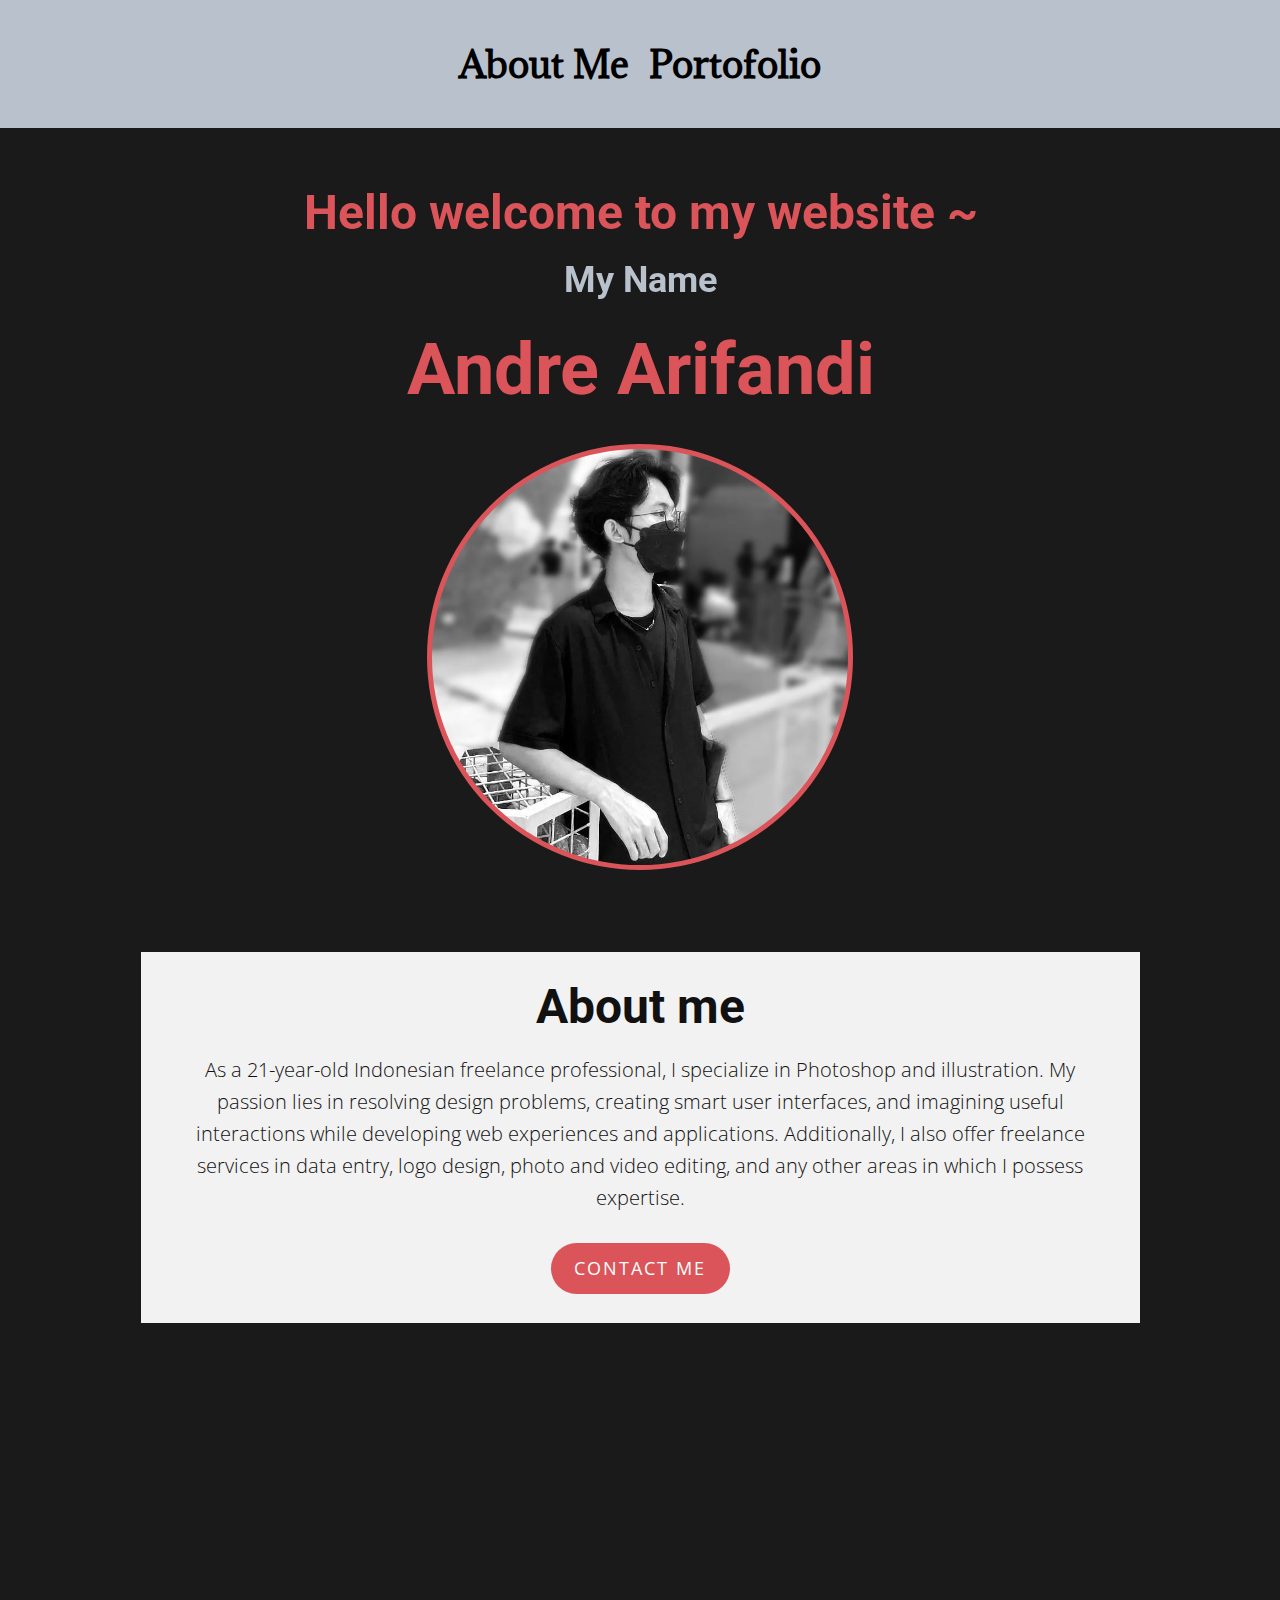
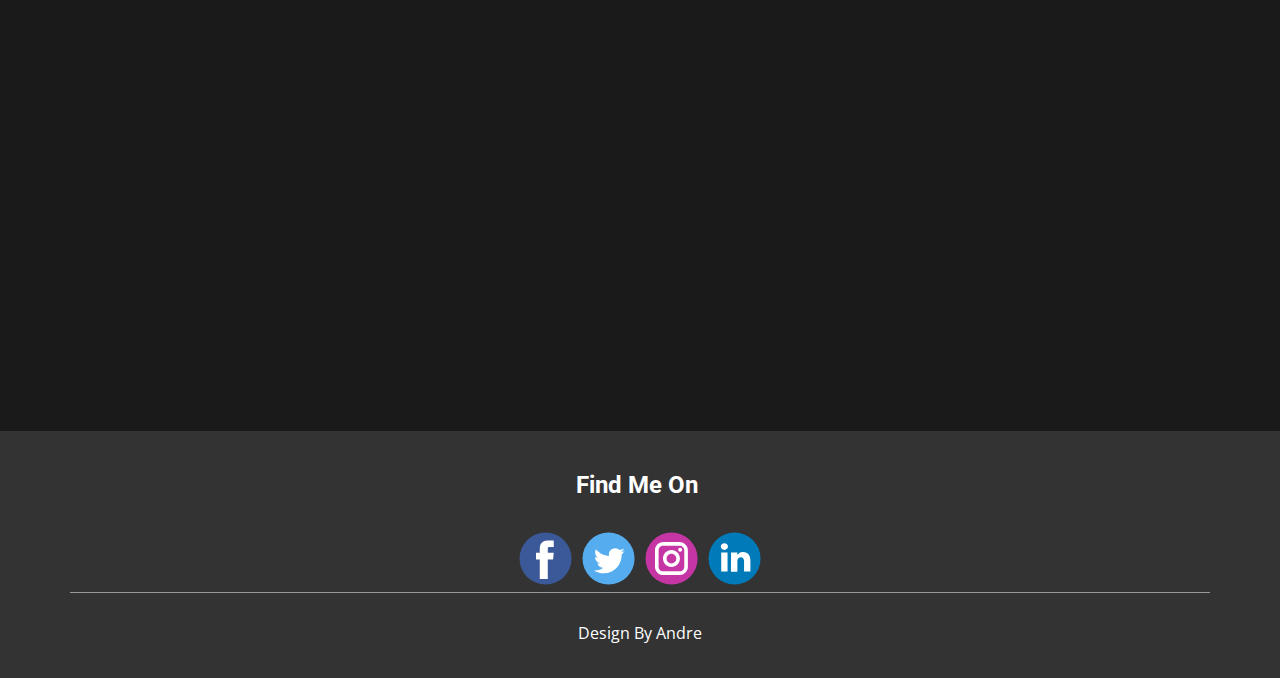
<file: index.html>
<!DOCTYPE html>
<html style="font-size: 16px;" lang="en"><head>
    <meta name="viewport" content="width=device-width, initial-scale=1.0">
    <meta charset="utf-8">
    <meta name="keywords" content="Andre Arifandi">
    <meta name="description" content="">
    <title>My Bio</title>
    <link rel="stylesheet" href="nicepage.css" media="screen">
<link rel="stylesheet" href="My-Bio.css" media="screen">
    <script class="u-script" type="text/javascript" src="jquery.js" defer=""></script>
    <script class="u-script" type="text/javascript" src="nicepage.js" defer=""></script>
    <meta name="generator" content="Nicepage 4.20.1, nicepage.com">
    <link id="u-theme-google-font" rel="stylesheet" href="https://fonts.googleapis.com/css?family=Roboto:100,100i,300,300i,400,400i,500,500i,700,700i,900,900i|Open+Sans:300,300i,400,400i,500,500i,600,600i,700,700i,800,800i">
    <link id="u-page-google-font" rel="stylesheet" href="https://fonts.googleapis.com/css?family=Roboto+Condensed:300,300i,400,400i,700,700i|Adamina:400">
    
    
    
    <script type="application/ld+json">{
}</script>
    <meta name="theme-color" content="#478ac9">
    <meta property="og:title" content="My Bio">
    <meta property="og:type" content="website">
  </head>
  <body class="u-body u-xl-mode" data-lang="en"><header class="u-clearfix u-header u-palette-5-base u-header" id="sec-191b"><div class="u-clearfix u-sheet u-sheet-1">
        <nav class="u-menu u-menu-one-level u-offcanvas u-menu-1">
          <div class="menu-collapse u-custom-font" style="font-size: 2.25rem; font-family: Adamina; font-weight: 700;">
            <a class="u-button-style u-custom-border u-custom-border-color u-custom-borders u-custom-left-right-menu-spacing u-custom-padding-bottom u-custom-text-active-color u-custom-text-color u-custom-text-decoration u-custom-text-hover-color u-custom-text-shadow u-custom-top-bottom-menu-spacing u-nav-link u-text-active-palette-1-base u-text-hover-palette-2-base" href="#">
              <svg class="u-svg-link" viewBox="0 0 24 24"><use xmlns:xlink="http://www.w3.org/1999/xlink" xlink:href="#menu-hamburger"></use></svg>
              <svg class="u-svg-content" version="1.1" id="menu-hamburger" viewBox="0 0 16 16" x="0px" y="0px" xmlns:xlink="http://www.w3.org/1999/xlink" xmlns="http://www.w3.org/2000/svg"><g><rect y="1" width="16" height="2"></rect><rect y="7" width="16" height="2"></rect><rect y="13" width="16" height="2"></rect>
</g></svg>
            </a>
          </div>
          <div class="u-custom-menu u-nav-container">
            <ul class="u-custom-font u-nav u-spacing-20 u-unstyled u-nav-1"><li class="u-nav-item"><a class="u-button-style u-nav-link u-text-active-black u-text-black u-text-hover-palette-2-base" href="index.html#carousel_0ad3" style="padding: 46px 0px;">About Me</a>
</li><li class="u-nav-item"><a class="u-button-style u-nav-link u-text-active-black u-text-black u-text-hover-palette-2-base" href="index.html#carousel_ec4b" style="padding: 46px 0px;">Portofolio</a>
</li></ul>
          </div>
          <div class="u-custom-menu u-nav-container-collapse">
            <div class="u-black u-container-style u-inner-container-layout u-opacity u-opacity-95 u-sidenav">
              <div class="u-inner-container-layout u-sidenav-overflow">
                <div class="u-menu-close"></div>
                <ul class="u-align-center u-nav u-popupmenu-items u-unstyled u-nav-2"><li class="u-nav-item"><a class="u-button-style u-nav-link" href="index.html#carousel_0ad3">About Me</a>
</li><li class="u-nav-item"><a class="u-button-style u-nav-link" href="index.html#carousel_ec4b">Portfolio</a>
</li></ul>
              </div>
            </div>
            <div class="u-black u-menu-overlay u-opacity u-opacity-70"></div>
          </div>
        </nav>
      </div></header>
    <section class="u-align-center u-clearfix u-grey-90 u-section-1" id="carousel_0ad3">
      <div class="u-clearfix u-sheet u-sheet-1">
        <h1 class="u-text u-text-palette-2-base u-text-1" data-animation-name="customAnimationIn" data-animation-duration="1500">Hello welcome to my website ~<br>
        </h1>
        <h2 class="u-text u-text-palette-5-base u-text-2" data-animation-name="customAnimationIn" data-animation-duration="1500">My Name<br>
        </h2>
        <h2 class="u-text u-text-palette-2-base u-text-3" data-animation-name="customAnimationIn" data-animation-duration="1500" data-animation-delay="500">Andre Ar​ifandi</h2>
        <div class="u-border-5 u-border-palette-2-base u-image u-image-circle u-image-1" alt="" data-image-width="754" data-image-height="754" data-animation-name="customAnimationIn" data-animation-duration="1500"></div>
        <div class="u-align-center u-container-style u-grey-5 u-group u-group-1">
          <div class="u-container-layout u-valign-bottom u-container-layout-1">
            <h1 class="u-text u-text-default u-text-4">About me<br>
            </h1>
            <p class="u-text u-text-5"> As a 21-year-old Indonesian freelance professional, I specialize in Photoshop and illustration. My passion lies in resolving design problems, creating smart user interfaces, and imagining useful interactions while developing web experiences and applications. Additionally, I also offer freelance services in data entry, logo design, photo and video editing, and any other areas in which I possess expertise.</p>
            <a href="index.html#carousel_ec4b" class="u-btn u-btn-round u-button-style u-color-scheme-summer-time u-color-style-multicolor-1 u-palette-2-base u-radius-50 u-btn-1">contact me</a>
          </div>
        </div>
      </div>
    </section>
    <section class="u-align-center u-clearfix u-grey-90 u-section-2" id="carousel_ec4b">
      <div class="u-clearfix u-sheet u-sheet-1">
        <h2 class="u-text u-text-palette-2-base u-text-1" data-animation-name="customAnimationIn" data-animation-duration="1500" data-animation-delay="500">My portofolio&nbsp;</h2>
        <div class="u-expanded-width u-list u-list-1">
          <div class="u-repeater u-repeater-1">
            <div class="u-align-center-xs u-align-left-lg u-align-left-md u-align-left-sm u-align-left-xl u-border-10 u-border-no-left u-border-no-right u-border-no-top u-border-palette-2-base u-container-style u-list-item u-radius-22 u-repeater-item u-shape-round u-white u-list-item-1" data-animation-name="customAnimationIn" data-animation-duration="1500" data-animation-delay="250">
              <div class="u-container-layout u-similar-container u-valign-top u-container-layout-1"><span class="u-file-icon u-icon u-text-palette-2-base u-icon-1" data-animation-name="customAnimationIn" data-animation-duration="1500" data-animation-delay="750"><img src="images/841589-7bfd0878.png" alt=""></span>
                <h4 class="u-custom-font u-font-roboto-condensed u-text u-text-default u-text-2">Design</h4>
                <a href="" class="u-border-1 u-border-active-grey-70 u-border-black u-border-hover-grey-70 u-border-no-left u-border-no-right u-border-no-top u-bottom-left-radius-0 u-bottom-right-radius-0 u-btn u-button-style u-none u-radius-0 u-text-active-palette-2-base u-text-body-color u-text-hover-palette-2-base u-top-left-radius-0 u-top-right-radius-0 u-btn-1">more</a>
              </div>
            </div>
            <div class="u-align-center-xs u-align-left-lg u-align-left-md u-align-left-sm u-align-left-xl u-border-10 u-border-no-left u-border-no-right u-border-no-top u-border-palette-2-base u-container-style u-list-item u-radius-22 u-repeater-item u-shape-round u-video-cover u-white u-list-item-2" data-animation-name="customAnimationIn" data-animation-duration="1500" data-animation-delay="250">
              <div class="u-container-layout u-similar-container u-valign-top u-container-layout-2"><span class="u-file-icon u-icon u-text-palette-2-base u-icon-2" data-animation-name="customAnimationIn" data-animation-duration="1500" data-animation-delay="750"><img src="images/7317709-413bd733.png" alt=""></span>
                <h4 class="u-custom-font u-font-roboto-condensed u-text u-text-default u-text-3"> Web Design</h4>
                <a href="" class="u-border-1 u-border-active-grey-70 u-border-black u-border-hover-grey-70 u-border-no-left u-border-no-right u-border-no-top u-bottom-left-radius-0 u-bottom-right-radius-0 u-btn u-button-style u-none u-radius-0 u-text-active-palette-2-base u-text-body-color u-text-hover-palette-2-base u-top-left-radius-0 u-top-right-radius-0 u-btn-2">more</a>
              </div>
            </div>
            <div class="u-align-center-xs u-align-left-lg u-align-left-md u-align-left-sm u-align-left-xl u-border-10 u-border-no-left u-border-no-right u-border-no-top u-border-palette-2-base u-container-style u-list-item u-radius-22 u-repeater-item u-shape-round u-video-cover u-white u-list-item-3" data-animation-name="customAnimationIn" data-animation-duration="1500" data-animation-delay="250">
              <div class="u-container-layout u-similar-container u-valign-top u-container-layout-3"><span class="u-file-icon u-icon u-icon-3" data-animation-name="customAnimationIn" data-animation-duration="1500" data-animation-delay="750"><img src="images/148852.png" alt=""></span>
                <h4 class="u-custom-font u-font-roboto-condensed u-text u-text-default u-text-4">Digital Marketing</h4>
                <a href="" class="u-border-1 u-border-active-grey-70 u-border-black u-border-hover-grey-70 u-border-no-left u-border-no-right u-border-no-top u-bottom-left-radius-0 u-bottom-right-radius-0 u-btn u-button-style u-none u-radius-0 u-text-active-palette-2-base u-text-body-color u-text-hover-palette-2-base u-top-left-radius-0 u-top-right-radius-0 u-btn-3">more</a>
              </div>
            </div>
            <div class="u-align-center-xs u-align-left-lg u-align-left-md u-align-left-sm u-align-left-xl u-border-10 u-border-no-left u-border-no-right u-border-no-top u-border-palette-2-base u-container-style u-list-item u-radius-22 u-repeater-item u-shape-round u-video-cover u-white u-list-item-4" data-animation-name="customAnimationIn" data-animation-duration="1500" data-animation-delay="250">
              <div class="u-container-layout u-similar-container u-valign-top u-container-layout-4"><span class="u-icon u-icon-4" data-animation-name="customAnimationIn" data-animation-duration="1500" data-animation-delay="750"><svg class="u-svg-link" preserveAspectRatio="xMidYMin slice" viewBox="0 0 58 58" style=""><use xmlns:xlink="http://www.w3.org/1999/xlink" xlink:href="#svg-91a8"></use></svg><svg class="u-svg-content" viewBox="0 0 58 58" x="0px" y="0px" id="svg-91a8" style="enable-background:new 0 0 58 58;"><rect x="1" y="7" style="fill:#C3E1ED;stroke:#E7ECED;stroke-width:2;stroke-miterlimit:10;" width="56" height="44"></rect><circle style="fill:#ED8A19;" cx="16" cy="17.569" r="6.569"></circle><polygon style="fill:#1A9172;" points="56,36.111 55,35 43,24 32.5,35.5 37.983,40.983 42,45 56,45 "></polygon><polygon style="fill:#1A9172;" points="2,49 26,49 21.983,44.983 11.017,34.017 2,41.956 "></polygon><rect x="2" y="45" style="fill:#6B5B4B;" width="54" height="5"></rect><polygon style="fill:#25AE88;" points="37.983,40.983 27.017,30.017 10,45 42,45 "></polygon></svg></span>
                <h4 class="u-custom-font u-font-roboto-condensed u-text u-text-default u-text-5">My Galery</h4>
                <a href="" class="u-border-1 u-border-active-grey-70 u-border-black u-border-hover-grey-70 u-border-no-left u-border-no-right u-border-no-top u-bottom-left-radius-0 u-bottom-right-radius-0 u-btn u-button-style u-none u-radius-0 u-text-active-palette-2-base u-text-body-color u-text-hover-palette-2-base u-top-left-radius-0 u-top-right-radius-0 u-btn-4">more</a>
              </div>
            </div>
          </div>
        </div>
      </div>
    </section>
    
    
    <footer class="u-clearfix u-footer u-grey-80" id="sec-6463"><div class="u-clearfix u-sheet u-sheet-1">
        <h4 class="u-align-center u-text u-text-1">Find M<span style="font-weight: 700;"></span>e On&nbsp;
        </h4>
        <div class="u-align-left u-social-icons u-spacing-10 u-social-icons-1">
          <a class="u-social-url" title="facebook" target="_blank" href="https://www.facebook.com/andre.arifandi/"><span class="u-icon u-social-facebook u-social-icon u-icon-1"><svg class="u-svg-link" preserveAspectRatio="xMidYMin slice" viewBox="0 0 112 112" style=""><use xmlns:xlink="http://www.w3.org/1999/xlink" xlink:href="#svg-deef"></use></svg><svg class="u-svg-content" viewBox="0 0 112 112" x="0" y="0" id="svg-deef"><circle fill="currentColor" cx="56.1" cy="56.1" r="55"></circle><path fill="#FFFFFF" d="M73.5,31.6h-9.1c-1.4,0-3.6,0.8-3.6,3.9v8.5h12.6L72,58.3H60.8v40.8H43.9V58.3h-8V43.9h8v-9.2
            c0-6.7,3.1-17,17-17h12.5v13.9H73.5z"></path></svg></span>
          </a>
          <a class="u-social-url" title="github" target="_blank" href="https://github.com/zeyrachle"><span class="u-icon u-social-icon u-social-github u-icon-2"><svg class="u-svg-link" preserveAspectRatio="xMidYMin slice" viewBox="0 0 112 112" style=""><use xmlns:xlink="http://www.w3.org/1999/xlink" xlink:href="#svg-9245"></use></svg><svg class="u-svg-content" viewBox="0 0 112 112" x="0" y="0" id="svg-9245"><circle fill="currentColor" class="st0" cx="56.1" cy="56.1" r="55"></circle><path fill="#FFFFFF" d="M83.8,47.3c0,0.6,0,1.2,0,1.7c0,17.7-13.5,38.2-38.2,38.2C38,87.2,31,85,25,81.2c1,0.1,2.1,0.2,3.2,0.2
            c6.3,0,12.1-2.1,16.7-5.7c-5.9-0.1-10.8-4-12.5-9.3c0.8,0.2,1.7,0.2,2.5,0.2c1.2,0,2.4-0.2,3.5-0.5c-6.1-1.2-10.8-6.7-10.8-13.1
            c0-0.1,0-0.1,0-0.2c1.8,1,3.9,1.6,6.1,1.7c-3.6-2.4-6-6.5-6-11.2c0-2.5,0.7-4.8,1.8-6.7c6.6,8.1,16.5,13.5,27.6,14
            c-0.2-1-0.3-2-0.3-3.1c0-7.4,6-13.4,13.4-13.4c3.9,0,7.3,1.6,9.8,4.2c3.1-0.6,5.9-1.7,8.5-3.3c-1,3.1-3.1,5.8-5.9,7.4
            c2.7-0.3,5.3-1,7.7-2.1C88.7,43,86.4,45.4,83.8,47.3z"></path></svg></span>
          </a>
          <a class="u-social-url" title="instagram" target="_blank" href="https://www.instagram.com/zevielz/"><span class="u-icon u-social-icon u-social-instagram u-icon-3"><svg class="u-svg-link" preserveAspectRatio="xMidYMin slice" viewBox="0 0 112 112" style=""><use xmlns:xlink="http://www.w3.org/1999/xlink" xlink:href="#svg-3ec2"></use></svg><svg class="u-svg-content" viewBox="0 0 112 112" x="0" y="0" id="svg-3ec2"><circle fill="currentColor" cx="56.1" cy="56.1" r="55"></circle><path fill="#FFFFFF" d="M55.9,38.2c-9.9,0-17.9,8-17.9,17.9C38,66,46,74,55.9,74c9.9,0,17.9-8,17.9-17.9C73.8,46.2,65.8,38.2,55.9,38.2
            z M55.9,66.4c-5.7,0-10.3-4.6-10.3-10.3c-0.1-5.7,4.6-10.3,10.3-10.3c5.7,0,10.3,4.6,10.3,10.3C66.2,61.8,61.6,66.4,55.9,66.4z"></path><path fill="#FFFFFF" d="M74.3,33.5c-2.3,0-4.2,1.9-4.2,4.2s1.9,4.2,4.2,4.2s4.2-1.9,4.2-4.2S76.6,33.5,74.3,33.5z"></path><path fill="#FFFFFF" d="M73.1,21.3H38.6c-9.7,0-17.5,7.9-17.5,17.5v34.5c0,9.7,7.9,17.6,17.5,17.6h34.5c9.7,0,17.5-7.9,17.5-17.5V38.8
            C90.6,29.1,82.7,21.3,73.1,21.3z M83,73.3c0,5.5-4.5,9.9-9.9,9.9H38.6c-5.5,0-9.9-4.5-9.9-9.9V38.8c0-5.5,4.5-9.9,9.9-9.9h34.5
            c5.5,0,9.9,4.5,9.9,9.9V73.3z"></path></svg></span>
          </a>
          <a class="u-social-url" title="linkedin" target="_blank" href="https://www.linkedin.com/in/andre-arifandi/"><span class="u-icon u-social-icon u-social-linkedin u-icon-4"><svg class="u-svg-link" preserveAspectRatio="xMidYMin slice" viewBox="0 0 112 112" style=""><use xmlns:xlink="http://www.w3.org/1999/xlink" xlink:href="#svg-e284"></use></svg><svg class="u-svg-content" viewBox="0 0 112 112" x="0" y="0" id="svg-e284"><circle fill="currentColor" cx="56.1" cy="56.1" r="55"></circle><path fill="#FFFFFF" d="M41.3,83.7H27.9V43.4h13.4V83.7z M34.6,37.9L34.6,37.9c-4.6,0-7.5-3.1-7.5-7c0-4,3-7,7.6-7s7.4,3,7.5,7
            C42.2,34.8,39.2,37.9,34.6,37.9z M89.6,83.7H76.2V62.2c0-5.4-1.9-9.1-6.8-9.1c-3.7,0-5.9,2.5-6.9,4.9c-0.4,0.9-0.4,2.1-0.4,3.3v22.5
            H48.7c0,0,0.2-36.5,0-40.3h13.4v5.7c1.8-2.7,5-6.7,12.1-6.7c8.8,0,15.4,5.8,15.4,18.1V83.7z"></path></svg></span>
          </a>
        </div>
        <div class="u-border-1 u-border-white u-expanded-width u-line u-line-horizontal u-opacity u-opacity-50 u-line-1"></div>
        <p class="u-align-center u-text u-text-2">Design By Andre</p>
      </div></footer>
</body></html>
</file>
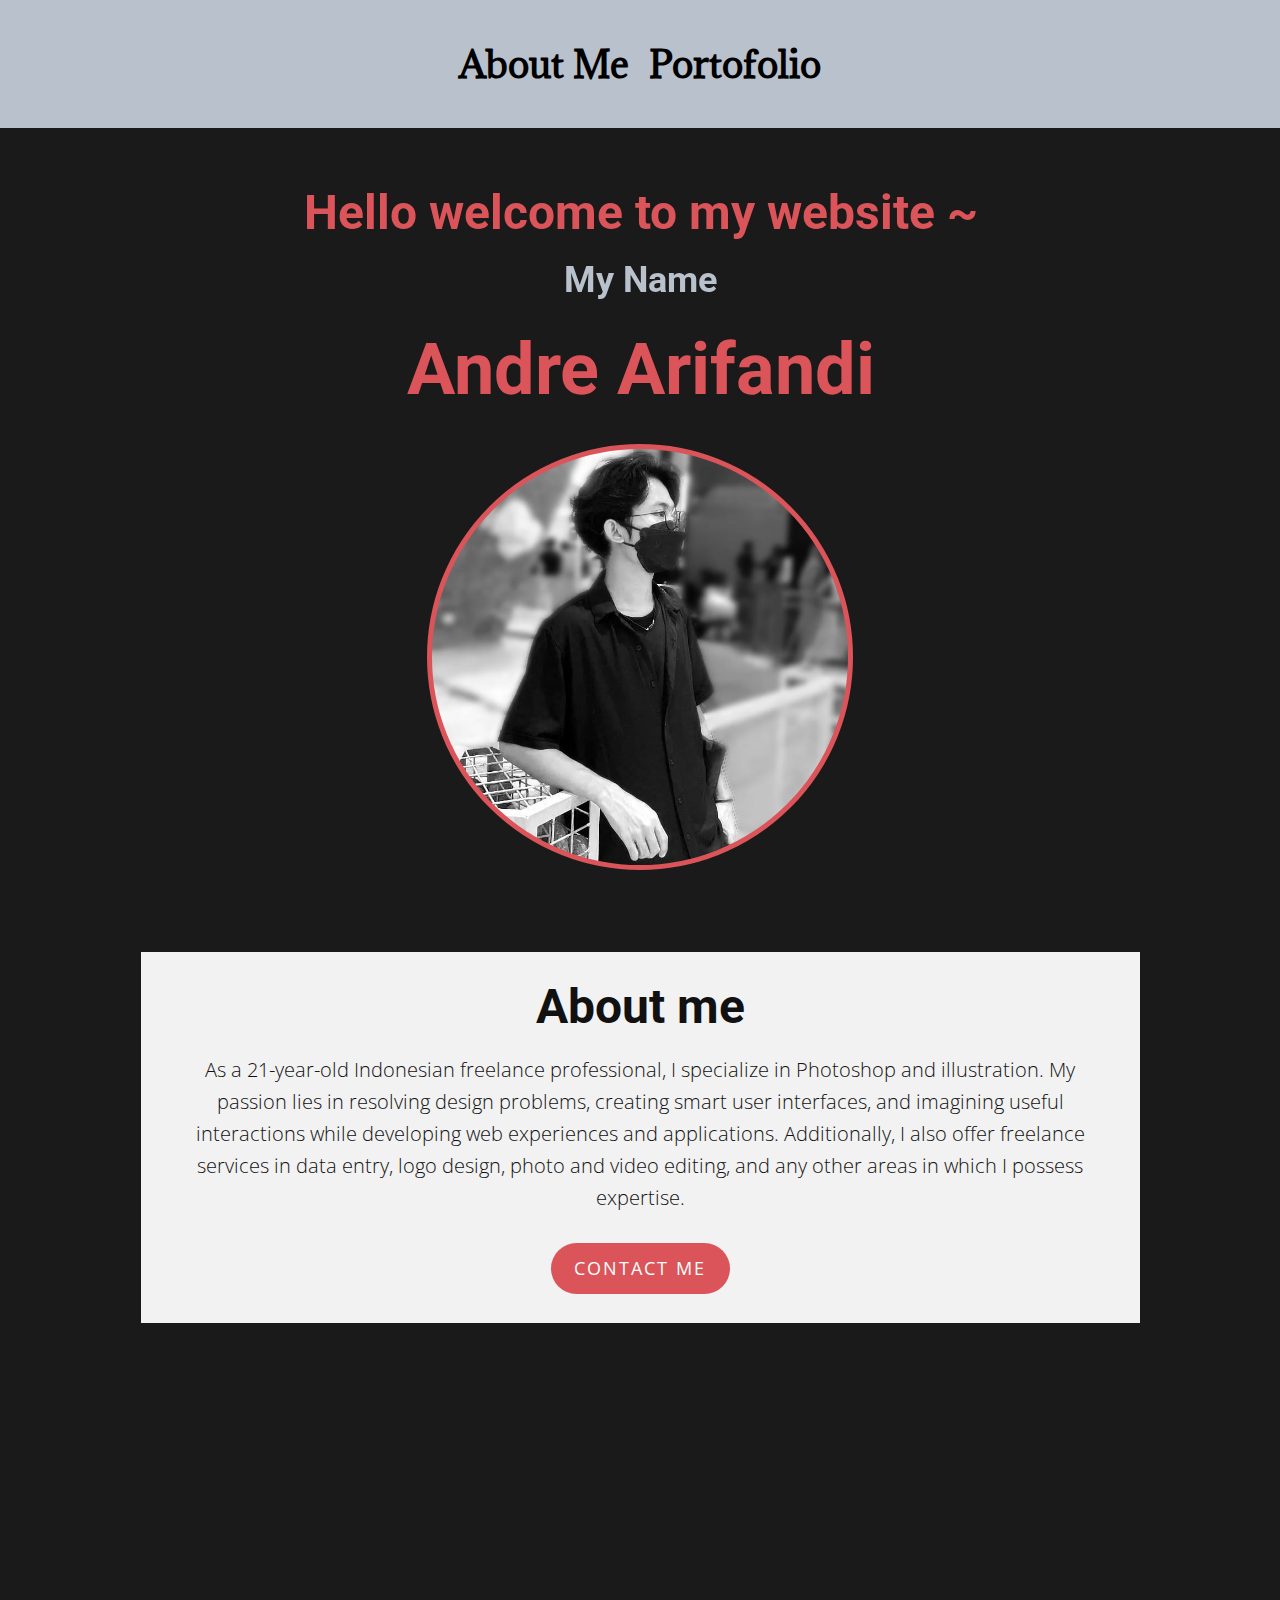
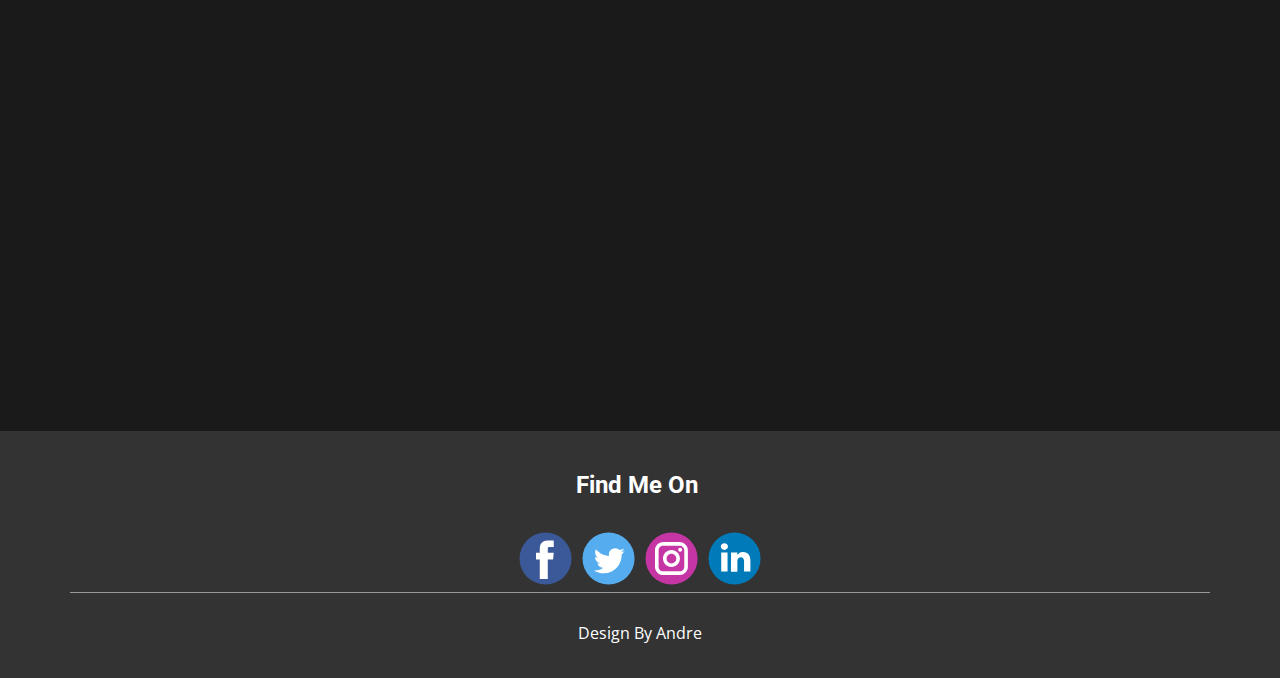
<file: My-Bio.html>
<!DOCTYPE html>
<html style="font-size: 16px;" lang="en"><head>
    <meta name="viewport" content="width=device-width, initial-scale=1.0">
    <meta charset="utf-8">
    <meta name="keywords" content="Andre Arifandi">
    <meta name="description" content="">
    <title>My Bio</title>
    <link rel="stylesheet" href="nicepage.css" media="screen">
<link rel="stylesheet" href="My-Bio.css" media="screen">
    <script class="u-script" type="text/javascript" src="jquery.js" defer=""></script>
    <script class="u-script" type="text/javascript" src="nicepage.js" defer=""></script>
    <meta name="generator" content="Nicepage 4.20.1, nicepage.com">
    <link id="u-theme-google-font" rel="stylesheet" href="https://fonts.googleapis.com/css?family=Roboto:100,100i,300,300i,400,400i,500,500i,700,700i,900,900i|Open+Sans:300,300i,400,400i,500,500i,600,600i,700,700i,800,800i">
    <link id="u-page-google-font" rel="stylesheet" href="https://fonts.googleapis.com/css?family=Roboto+Condensed:300,300i,400,400i,700,700i|Adamina:400">
    
    
    
    <script type="application/ld+json">{
}</script>
    <meta name="theme-color" content="#478ac9">
    <meta property="og:title" content="My Bio">
    <meta property="og:type" content="website">
  </head>
  <body class="u-body u-xl-mode" data-lang="en"><header class="u-clearfix u-header u-palette-5-base u-header" id="sec-191b"><div class="u-clearfix u-sheet u-sheet-1">
        <nav class="u-menu u-menu-one-level u-offcanvas u-menu-1">
          <div class="menu-collapse u-custom-font" style="font-size: 2.25rem; font-family: Adamina; font-weight: 700;">
            <a class="u-button-style u-custom-border u-custom-border-color u-custom-borders u-custom-left-right-menu-spacing u-custom-padding-bottom u-custom-text-active-color u-custom-text-color u-custom-text-decoration u-custom-text-hover-color u-custom-text-shadow u-custom-top-bottom-menu-spacing u-nav-link u-text-active-palette-1-base u-text-hover-palette-2-base" href="#">
              <svg class="u-svg-link" viewBox="0 0 24 24"><use xmlns:xlink="http://www.w3.org/1999/xlink" xlink:href="#menu-hamburger"></use></svg>
              <svg class="u-svg-content" version="1.1" id="menu-hamburger" viewBox="0 0 16 16" x="0px" y="0px" xmlns:xlink="http://www.w3.org/1999/xlink" xmlns="http://www.w3.org/2000/svg"><g><rect y="1" width="16" height="2"></rect><rect y="7" width="16" height="2"></rect><rect y="13" width="16" height="2"></rect>
</g></svg>
            </a>
          </div>
          <div class="u-custom-menu u-nav-container">
            <ul class="u-custom-font u-nav u-spacing-20 u-unstyled u-nav-1"><li class="u-nav-item"><a class="u-button-style u-nav-link u-text-active-black u-text-black u-text-hover-palette-2-base" href="My-Bio.html#carousel_0ad3" style="padding: 46px 0px;">About Me</a>
</li><li class="u-nav-item"><a class="u-button-style u-nav-link u-text-active-black u-text-black u-text-hover-palette-2-base" href="My-Bio.html#carousel_ec4b" style="padding: 46px 0px;">Portofolio</a>
</li></ul>
          </div>
          <div class="u-custom-menu u-nav-container-collapse">
            <div class="u-black u-container-style u-inner-container-layout u-opacity u-opacity-95 u-sidenav">
              <div class="u-inner-container-layout u-sidenav-overflow">
                <div class="u-menu-close"></div>
                <ul class="u-align-center u-nav u-popupmenu-items u-unstyled u-nav-2"><li class="u-nav-item"><a class="u-button-style u-nav-link" href="My-Bio.html#carousel_0ad3">About Me</a>
</li><li class="u-nav-item"><a class="u-button-style u-nav-link" href="My-Bio.html#carousel_ec4b">Portfolio</a>
</li></ul>
              </div>
            </div>
            <div class="u-black u-menu-overlay u-opacity u-opacity-70"></div>
          </div>
        </nav>
      </div></header>
    <section class="u-align-center u-clearfix u-grey-90 u-section-1" id="carousel_0ad3">
      <div class="u-clearfix u-sheet u-sheet-1">
        <h1 class="u-text u-text-palette-2-base u-text-1" data-animation-name="customAnimationIn" data-animation-duration="1500">Hello welcome to my website ~<br>
        </h1>
        <h2 class="u-text u-text-palette-5-base u-text-2" data-animation-name="customAnimationIn" data-animation-duration="1500">My Name<br>
        </h2>
        <h2 class="u-text u-text-palette-2-base u-text-3" data-animation-name="customAnimationIn" data-animation-duration="1500" data-animation-delay="500">Andre Ar​ifandi</h2>
        <div class="u-border-5 u-border-palette-2-base u-image u-image-circle u-image-1" alt="" data-image-width="754" data-image-height="754" data-animation-name="customAnimationIn" data-animation-duration="1500"></div>
        <div class="u-align-center u-container-style u-grey-5 u-group u-group-1">
          <div class="u-container-layout u-valign-bottom u-container-layout-1">
            <h1 class="u-text u-text-default u-text-4">About me<br>
            </h1>
            <p class="u-text u-text-5"> As a 21-year-old Indonesian freelance professional, I specialize in Photoshop and illustration. My passion lies in resolving design problems, creating smart user interfaces, and imagining useful interactions while developing web experiences and applications. Additionally, I also offer freelance services in data entry, logo design, photo and video editing, and any other areas in which I possess expertise.</p>
            <a href="My-Bio.html#carousel_ec4b" class="u-btn u-btn-round u-button-style u-color-scheme-summer-time u-color-style-multicolor-1 u-palette-2-base u-radius-50 u-btn-1">contact me</a>
          </div>
        </div>
      </div>
    </section>
    <section class="u-align-center u-clearfix u-grey-90 u-section-2" id="carousel_ec4b">
      <div class="u-clearfix u-sheet u-sheet-1">
        <h2 class="u-text u-text-palette-2-base u-text-1" data-animation-name="customAnimationIn" data-animation-duration="1500" data-animation-delay="500">My portofolio&nbsp;</h2>
        <div class="u-expanded-width u-list u-list-1">
          <div class="u-repeater u-repeater-1">
            <div class="u-align-center-xs u-align-left-lg u-align-left-md u-align-left-sm u-align-left-xl u-border-10 u-border-no-left u-border-no-right u-border-no-top u-border-palette-2-base u-container-style u-list-item u-radius-22 u-repeater-item u-shape-round u-white u-list-item-1" data-animation-name="customAnimationIn" data-animation-duration="1500" data-animation-delay="250">
              <div class="u-container-layout u-similar-container u-valign-top u-container-layout-1"><span class="u-file-icon u-icon u-text-palette-2-base u-icon-1" data-animation-name="customAnimationIn" data-animation-duration="1500" data-animation-delay="750"><img src="images/841589-7bfd0878.png" alt=""></span>
                <h4 class="u-custom-font u-font-roboto-condensed u-text u-text-default u-text-2">Design</h4>
                <a href="" class="u-border-1 u-border-active-grey-70 u-border-black u-border-hover-grey-70 u-border-no-left u-border-no-right u-border-no-top u-bottom-left-radius-0 u-bottom-right-radius-0 u-btn u-button-style u-none u-radius-0 u-text-active-palette-2-base u-text-body-color u-text-hover-palette-2-base u-top-left-radius-0 u-top-right-radius-0 u-btn-1">more</a>
              </div>
            </div>
            <div class="u-align-center-xs u-align-left-lg u-align-left-md u-align-left-sm u-align-left-xl u-border-10 u-border-no-left u-border-no-right u-border-no-top u-border-palette-2-base u-container-style u-list-item u-radius-22 u-repeater-item u-shape-round u-video-cover u-white u-list-item-2" data-animation-name="customAnimationIn" data-animation-duration="1500" data-animation-delay="250">
              <div class="u-container-layout u-similar-container u-valign-top u-container-layout-2"><span class="u-file-icon u-icon u-text-palette-2-base u-icon-2" data-animation-name="customAnimationIn" data-animation-duration="1500" data-animation-delay="750"><img src="images/7317709-413bd733.png" alt=""></span>
                <h4 class="u-custom-font u-font-roboto-condensed u-text u-text-default u-text-3"> Web Design</h4>
                <a href="" class="u-border-1 u-border-active-grey-70 u-border-black u-border-hover-grey-70 u-border-no-left u-border-no-right u-border-no-top u-bottom-left-radius-0 u-bottom-right-radius-0 u-btn u-button-style u-none u-radius-0 u-text-active-palette-2-base u-text-body-color u-text-hover-palette-2-base u-top-left-radius-0 u-top-right-radius-0 u-btn-2">more</a>
              </div>
            </div>
            <div class="u-align-center-xs u-align-left-lg u-align-left-md u-align-left-sm u-align-left-xl u-border-10 u-border-no-left u-border-no-right u-border-no-top u-border-palette-2-base u-container-style u-list-item u-radius-22 u-repeater-item u-shape-round u-video-cover u-white u-list-item-3" data-animation-name="customAnimationIn" data-animation-duration="1500" data-animation-delay="250">
              <div class="u-container-layout u-similar-container u-valign-top u-container-layout-3"><span class="u-file-icon u-icon u-icon-3" data-animation-name="customAnimationIn" data-animation-duration="1500" data-animation-delay="750"><img src="images/148852.png" alt=""></span>
                <h4 class="u-custom-font u-font-roboto-condensed u-text u-text-default u-text-4">Digital Marketing</h4>
                <a href="" class="u-border-1 u-border-active-grey-70 u-border-black u-border-hover-grey-70 u-border-no-left u-border-no-right u-border-no-top u-bottom-left-radius-0 u-bottom-right-radius-0 u-btn u-button-style u-none u-radius-0 u-text-active-palette-2-base u-text-body-color u-text-hover-palette-2-base u-top-left-radius-0 u-top-right-radius-0 u-btn-3">more</a>
              </div>
            </div>
            <div class="u-align-center-xs u-align-left-lg u-align-left-md u-align-left-sm u-align-left-xl u-border-10 u-border-no-left u-border-no-right u-border-no-top u-border-palette-2-base u-container-style u-list-item u-radius-22 u-repeater-item u-shape-round u-video-cover u-white u-list-item-4" data-animation-name="customAnimationIn" data-animation-duration="1500" data-animation-delay="250">
              <div class="u-container-layout u-similar-container u-valign-top u-container-layout-4"><span class="u-icon u-icon-4" data-animation-name="customAnimationIn" data-animation-duration="1500" data-animation-delay="750"><svg class="u-svg-link" preserveAspectRatio="xMidYMin slice" viewBox="0 0 58 58" style=""><use xmlns:xlink="http://www.w3.org/1999/xlink" xlink:href="#svg-91a8"></use></svg><svg class="u-svg-content" viewBox="0 0 58 58" x="0px" y="0px" id="svg-91a8" style="enable-background:new 0 0 58 58;"><rect x="1" y="7" style="fill:#C3E1ED;stroke:#E7ECED;stroke-width:2;stroke-miterlimit:10;" width="56" height="44"></rect><circle style="fill:#ED8A19;" cx="16" cy="17.569" r="6.569"></circle><polygon style="fill:#1A9172;" points="56,36.111 55,35 43,24 32.5,35.5 37.983,40.983 42,45 56,45 "></polygon><polygon style="fill:#1A9172;" points="2,49 26,49 21.983,44.983 11.017,34.017 2,41.956 "></polygon><rect x="2" y="45" style="fill:#6B5B4B;" width="54" height="5"></rect><polygon style="fill:#25AE88;" points="37.983,40.983 27.017,30.017 10,45 42,45 "></polygon></svg></span>
                <h4 class="u-custom-font u-font-roboto-condensed u-text u-text-default u-text-5">My Galery</h4>
                <a href="" class="u-border-1 u-border-active-grey-70 u-border-black u-border-hover-grey-70 u-border-no-left u-border-no-right u-border-no-top u-bottom-left-radius-0 u-bottom-right-radius-0 u-btn u-button-style u-none u-radius-0 u-text-active-palette-2-base u-text-body-color u-text-hover-palette-2-base u-top-left-radius-0 u-top-right-radius-0 u-btn-4">more</a>
              </div>
            </div>
          </div>
        </div>
      </div>
    </section>
    
    
    <footer class="u-clearfix u-footer u-grey-80" id="sec-6463"><div class="u-clearfix u-sheet u-sheet-1">
        <h4 class="u-align-center u-text u-text-1">Find M<span style="font-weight: 700;"></span>e On&nbsp;
        </h4>
        <div class="u-align-left u-social-icons u-spacing-10 u-social-icons-1">
          <a class="u-social-url" title="facebook" target="_blank" href="https://www.facebook.com/andre.arifandi/"><span class="u-icon u-social-facebook u-social-icon u-icon-1"><svg class="u-svg-link" preserveAspectRatio="xMidYMin slice" viewBox="0 0 112 112" style=""><use xmlns:xlink="http://www.w3.org/1999/xlink" xlink:href="#svg-deef"></use></svg><svg class="u-svg-content" viewBox="0 0 112 112" x="0" y="0" id="svg-deef"><circle fill="currentColor" cx="56.1" cy="56.1" r="55"></circle><path fill="#FFFFFF" d="M73.5,31.6h-9.1c-1.4,0-3.6,0.8-3.6,3.9v8.5h12.6L72,58.3H60.8v40.8H43.9V58.3h-8V43.9h8v-9.2
            c0-6.7,3.1-17,17-17h12.5v13.9H73.5z"></path></svg></span>
          </a>
          <a class="u-social-url" title="github" target="_blank" href="https://github.com/zeyrachle"><span class="u-icon u-social-icon u-social-github u-icon-2"><svg class="u-svg-link" preserveAspectRatio="xMidYMin slice" viewBox="0 0 112 112" style=""><use xmlns:xlink="http://www.w3.org/1999/xlink" xlink:href="#svg-9245"></use></svg><svg class="u-svg-content" viewBox="0 0 112 112" x="0" y="0" id="svg-9245"><circle fill="currentColor" class="st0" cx="56.1" cy="56.1" r="55"></circle><path fill="#FFFFFF" d="M83.8,47.3c0,0.6,0,1.2,0,1.7c0,17.7-13.5,38.2-38.2,38.2C38,87.2,31,85,25,81.2c1,0.1,2.1,0.2,3.2,0.2
            c6.3,0,12.1-2.1,16.7-5.7c-5.9-0.1-10.8-4-12.5-9.3c0.8,0.2,1.7,0.2,2.5,0.2c1.2,0,2.4-0.2,3.5-0.5c-6.1-1.2-10.8-6.7-10.8-13.1
            c0-0.1,0-0.1,0-0.2c1.8,1,3.9,1.6,6.1,1.7c-3.6-2.4-6-6.5-6-11.2c0-2.5,0.7-4.8,1.8-6.7c6.6,8.1,16.5,13.5,27.6,14
            c-0.2-1-0.3-2-0.3-3.1c0-7.4,6-13.4,13.4-13.4c3.9,0,7.3,1.6,9.8,4.2c3.1-0.6,5.9-1.7,8.5-3.3c-1,3.1-3.1,5.8-5.9,7.4
            c2.7-0.3,5.3-1,7.7-2.1C88.7,43,86.4,45.4,83.8,47.3z"></path></svg></span>
          </a>
          <a class="u-social-url" title="instagram" target="_blank" href="https://www.instagram.com/zevielz/"><span class="u-icon u-social-icon u-social-instagram u-icon-3"><svg class="u-svg-link" preserveAspectRatio="xMidYMin slice" viewBox="0 0 112 112" style=""><use xmlns:xlink="http://www.w3.org/1999/xlink" xlink:href="#svg-3ec2"></use></svg><svg class="u-svg-content" viewBox="0 0 112 112" x="0" y="0" id="svg-3ec2"><circle fill="currentColor" cx="56.1" cy="56.1" r="55"></circle><path fill="#FFFFFF" d="M55.9,38.2c-9.9,0-17.9,8-17.9,17.9C38,66,46,74,55.9,74c9.9,0,17.9-8,17.9-17.9C73.8,46.2,65.8,38.2,55.9,38.2
            z M55.9,66.4c-5.7,0-10.3-4.6-10.3-10.3c-0.1-5.7,4.6-10.3,10.3-10.3c5.7,0,10.3,4.6,10.3,10.3C66.2,61.8,61.6,66.4,55.9,66.4z"></path><path fill="#FFFFFF" d="M74.3,33.5c-2.3,0-4.2,1.9-4.2,4.2s1.9,4.2,4.2,4.2s4.2-1.9,4.2-4.2S76.6,33.5,74.3,33.5z"></path><path fill="#FFFFFF" d="M73.1,21.3H38.6c-9.7,0-17.5,7.9-17.5,17.5v34.5c0,9.7,7.9,17.6,17.5,17.6h34.5c9.7,0,17.5-7.9,17.5-17.5V38.8
            C90.6,29.1,82.7,21.3,73.1,21.3z M83,73.3c0,5.5-4.5,9.9-9.9,9.9H38.6c-5.5,0-9.9-4.5-9.9-9.9V38.8c0-5.5,4.5-9.9,9.9-9.9h34.5
            c5.5,0,9.9,4.5,9.9,9.9V73.3z"></path></svg></span>
          </a>
          <a class="u-social-url" title="linkedin" target="_blank" href="https://www.linkedin.com/in/andre-arifandi/"><span class="u-icon u-social-icon u-social-linkedin u-icon-4"><svg class="u-svg-link" preserveAspectRatio="xMidYMin slice" viewBox="0 0 112 112" style=""><use xmlns:xlink="http://www.w3.org/1999/xlink" xlink:href="#svg-e284"></use></svg><svg class="u-svg-content" viewBox="0 0 112 112" x="0" y="0" id="svg-e284"><circle fill="currentColor" cx="56.1" cy="56.1" r="55"></circle><path fill="#FFFFFF" d="M41.3,83.7H27.9V43.4h13.4V83.7z M34.6,37.9L34.6,37.9c-4.6,0-7.5-3.1-7.5-7c0-4,3-7,7.6-7s7.4,3,7.5,7
            C42.2,34.8,39.2,37.9,34.6,37.9z M89.6,83.7H76.2V62.2c0-5.4-1.9-9.1-6.8-9.1c-3.7,0-5.9,2.5-6.9,4.9c-0.4,0.9-0.4,2.1-0.4,3.3v22.5
            H48.7c0,0,0.2-36.5,0-40.3h13.4v5.7c1.8-2.7,5-6.7,12.1-6.7c8.8,0,15.4,5.8,15.4,18.1V83.7z"></path></svg></span>
          </a>
        </div>
        <div class="u-border-1 u-border-white u-expanded-width u-line u-line-horizontal u-opacity u-opacity-50 u-line-1"></div>
        <p class="u-align-center u-text u-text-2">Design By Andre</p>
      </div></footer>
</body></html>
</file>
